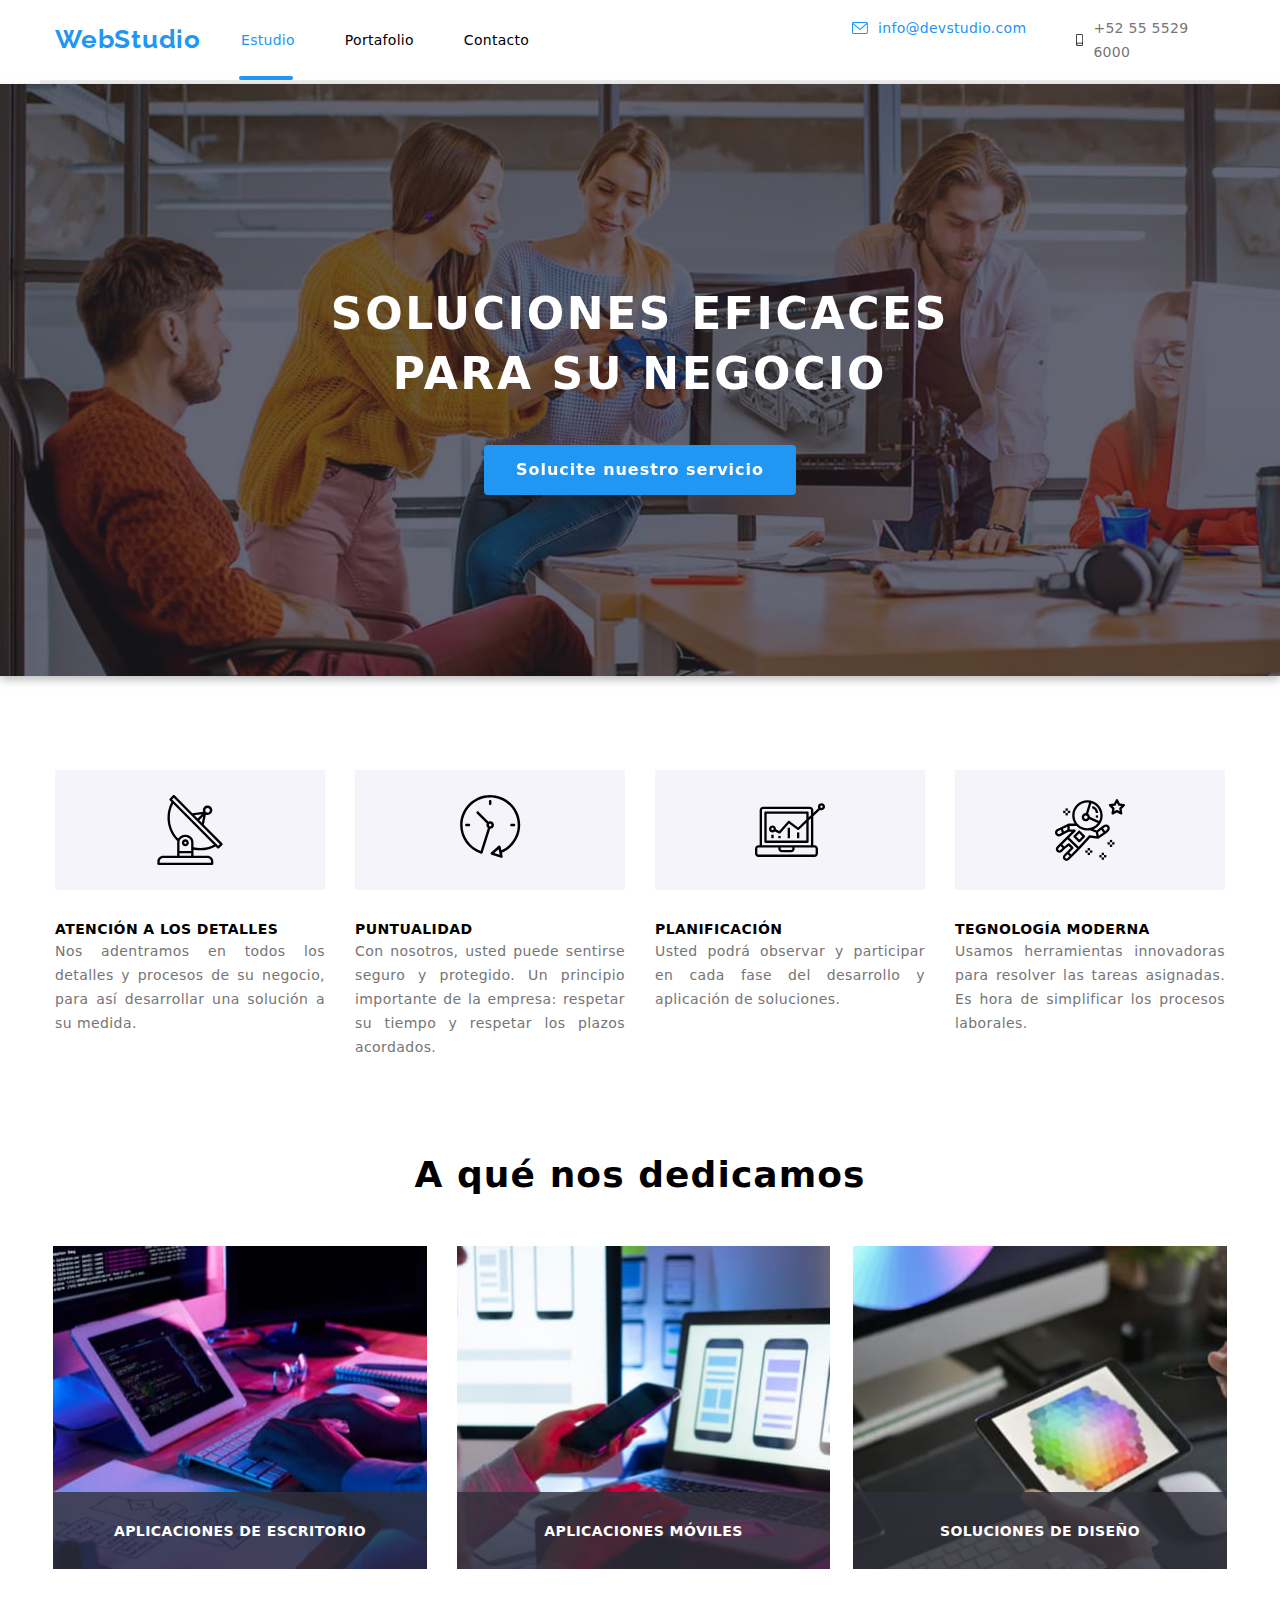
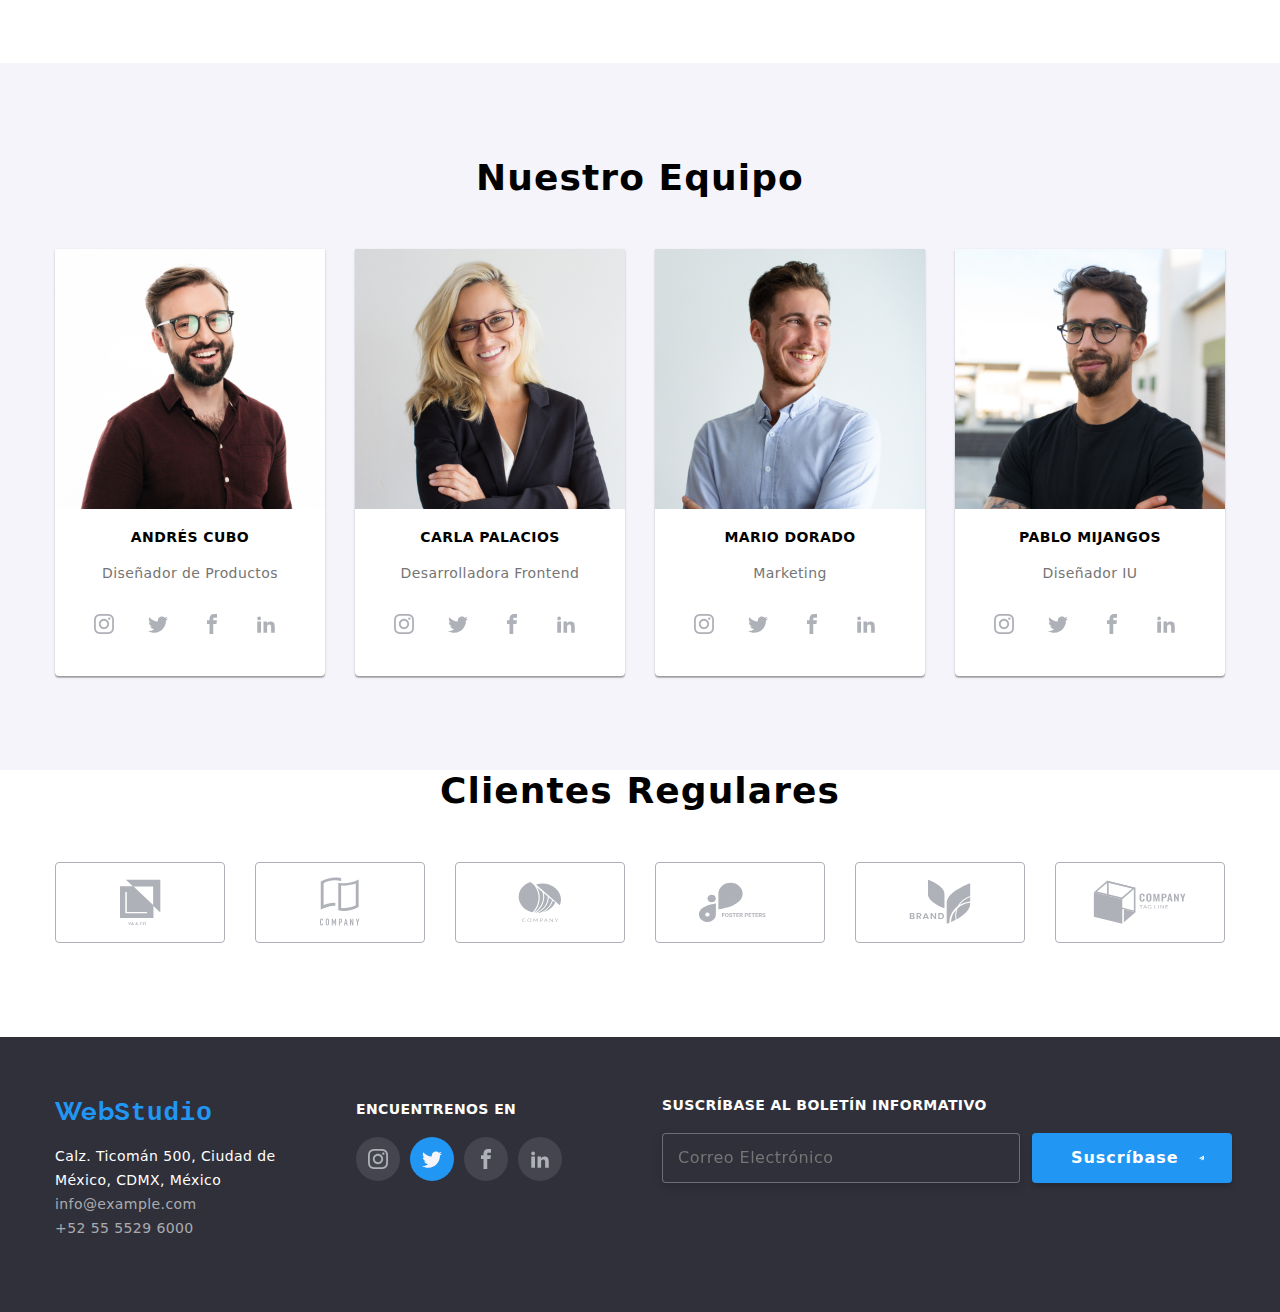
<file: index.html>
<!DOCTYPE html>
<html lang="en">


<head>
    <meta charset="UTF-8">
    <meta http-equiv="X-UA-Compatible" content="IE=edge">
    <meta name="viewport" content="width=device-width, initial-scale=1.0">
    <title>Principal</title>
    <link rel="stylesheet" href="./css/styles.css">
    <link rel="stylesheet" href="./css/modern-normalize.css">
    <link rel="preconnect" href="https://fonts.googleapis.com">
    <link rel="preconnect" href="https://fonts.gstatic.com" crossorigin>
    <link
        href="https://fonts.googleapis.com/css2?family=Raleway:wght@700&family=Roboto:wght@400;500;700;900&display=swap"
        rel="stylesheet">

</head>

<body>
    <header>
        <div class="container principal-cabezera">
            <section class="cabezera">
                <nav class="cont-nav">
                    <a class="link-web" href="http://webstudio.com.bo/" target="_blank"
                        title="Ir a pagina">WebStudio</a>
                    <!-- La navegación а otros sitios -->
                    <ul class="link-nav card__index">
                        <li class="current">
                            <a href="./index.html">Estudio</a>
                        </li>
                        <li>
                            <a href="./portfolio.html">Portafolio</a>
                        </li>
                        <li>
                            <a href="#">Contacto</a>
                        </li>
                    </ul>
                    <!-- target="_blank" Este atribito o etiqueta no regideriona a otra pagina cuando hacemos click sobre algun tipo en especifico del texto -->
                    <!-- title="" Nos pone una descripción cuando pones el cursor sobre algun texto o algo en especifico -->
                </nav>

                <ul class="link-cont">
                    <li>
                        <a class="email" href="mailto:info@devstudio.com">
                            <svg class="icons-header" width="70" height="70">
                                <use href="./images/icons.svg#icon-mail"></use>
                            </svg>info@devstudio.com</a>
                    </li>
                    <li>
                        <a class="contacto" href="tel:+525555296000">
                            <svg class="icons-header2" width="70" height="70">
                                <use href="./images/icons.svg#icon-telfono-inteligente"></use>
                            </svg>+52 55 5529 6000</a>
                    </li>
                </ul>
            </section>
        </div>
    </header>

    <main>
        <!-- Contenedor del titulo Principal -->
        <section class="conten-prin">
            <h1 class="title">SOLUCIONES EFICACES PARA SU NEGOCIO</h1>
            <button class="boton" type="button" data-modal-open>Solucite nuestro servicio</button>
        </section>
        <div class="backdrop is-hidden" data-modal>
            <div class="modal">
                <button class="button-modal-close" type="button" data-modal-close>
                    <svg class="icons-close" width="11" height="11">
                        <use href="./images/icons.svg#icon-close"></use>
                    </svg>
                </button>
                <h3 class="title-modal">Deje sus datos, nos contactaremos con usted</h3>
                <form class="formu" name="Conocer al cliente" autocomplete="off" novalidate>
                    <div class="form-modal">
                        <label class="tex-modal" for="nombre">Nombre</label>
                        <input class="modal-datos" type="text" name="nombre" id="nombre">
                        <div class="form-icons">
                            <svg class="icons-form" width="12" height="12">
                                <use href="./images/icons.svg#icon-contacto"></use>
                            </svg>
                        </div>
                    </div>
                    <div class="form-modal">
                        <label class="tex-modal" for="numero">Teléfono</label>
                        <input class="modal-datos" type="tel" name="numero" id="numero">
                        <div class="form-icons">
                            <svg class="icons-form" width="13" height="13">
                                <use href="./images/icons.svg#icon-telefono"></use>
                            </svg>
                        </div>
                    </div>
                    <div class="form-modal">
                        <label class="tex-modal" for="correo">E-mail</label>
                        <input class="modal-datos" type="text" name="correo" id="correo">
                        <div class="form-icons">
                            <svg class="icons-form" width="15" height="12">
                                <use href="./images/icons.svg#icon-correo"></use>
                            </svg>
                        </div>
                    </div>
                    <div class="form-modal-comen">
                        <label class="tex-modal" for="ideas">Comentarios</label>
                        <textarea class="modal-coment" type="text" name="ideas" id="ideas"
                            placeholder="Introduzca el texto"></textarea>
                    </div>
                    <div class="form-modal-check">
                        <label class="descrip" for="verificar">
                            <input class="checkbox" type="checkbox">
                            <p class="descrip">Estoy de acuerdo con el boletín informativo y acepto los Términos y
                                Condiciones</p>
                        </label>
                    </div>
                    <button class="submit" type="submit">Enviar</button>
                </form>
            </div>
        </div>
        <!-- Contenedor de la descripción -->
        <div class="section">
            <section class="container principal-detalles">
                <ul>
                    <li class="lis-detalle">
                        <div class="images-vect">
                            <svg class="icons-detalle" width="70" height="70">
                                <use href="./images/icons.svg#icon-antena"></use>
                            </svg>
                        </div>
                        <h3 class="principal-title">ATENCIÓN A LOS DETALLES</h3>
                        <P class="principal-text">Nos adentramos en todos los detalles y procesos de su negocio,
                            para así desarrollar una solución a su medida.</P>
                    </li>
                    <li class="lis-detalle">
                        <div class="images-vect">
                            <svg class="icons-detalle" width="70" height="70">
                                <use href="./images/icons.svg#icon-reloj"></use>
                            </svg>
                        </div>
                        <h3 class="principal-title">PUNTUALIDAD</h3>
                        <P class="principal-text">Con nosotros, usted puede sentirse seguro y protegido. Un
                            principio
                            importante de la empresa: respetar su tiempo y
                            respetar los plazos acordados.</P>
                    </li>
                    <li class="lis-detalle">
                        <div class="images-vect">
                            <svg class="icons-detalle" width="70" height="70">
                                <use href="./images/icons.svg#icon-diagrama"></use>
                            </svg>
                        </div>
                        <h3 class="principal-title">PLANIFICACIÓN</h3>
                        <P class="principal-text">Usted podrá observar y participar en cada fase del desarrollo y
                            aplicación de soluciones.</P>
                    </li>
                    <li class="lis-detalle1">
                        <div class="images-vect">
                            <svg class="icons-detalle" width="70" height="70">
                                <use href="./images/icons.svg#icon-astronauta"></use>
                            </svg>
                        </div>
                        <h3 class="principal-title">TEGNOLOGÍA MODERNA</h3>
                        <P class="principal-text">Usamos herramientas innovadoras para resolver las tareas
                            asignadas. Es
                            hora de simplificar los procesos laborales.</P>
                    </li>
                </ul>
            </section>
            <!-- Imagen a lo que se dedican -->
            <section class="container cont-img">
                <h2 class="title-pg-principal">A qué nos dedicamos</h2>
                <ul class="list-img">
                    <li class="images-detalle">
                        <img class="image-prin-detalle" src="./images/imagen1.jpg" alt="Aplicaciones de escritorio"
                            width="373">
                        <p>APLICACIONES DE ESCRITORIO</p>
                    </li>
                    <li class="images-detalle1">
                        <img class="image-prin-detalle" src="./images/imagen2.jpg" alt="Aplicaciones de escritorio"
                            width="373">
                        <p>APLICACIONES MÓVILES</p>
                    </li>
                    <li class="images-detalle">
                        <img class="image-prin-detalle" src="./images/imagen3.jpg" alt="Aplicaciones de escritorio"
                            width="373">
                        <p>SOLUCIONES DE DISEÑO</p>
                    </li>
                </ul>
            </section>

            <!-- Imagen del equpo -->
            <div class="color-equipo">
                <section class="container con-equipo">
                    <h2 class="title-pg-principal">Nuestro Equipo</h2>
                    <ul class="lis-equipo">
                        <li class="conten-img-equipo">
                            <img class="image-prin-equipo" src="./images/images2/imagen1.jpg" alt="imagen1" width="270">
                            <h3 class="principal-title-equipo">Andrés Cubo</h3>
                            <p class="principal-text-equipo">Diseñador de Productos</p>
                            <div class="container-redes-socia">
                                <a class="icons-redes" href="">
                                    <svg class="redes" width="20" height="20">
                                        <use href="./images/icons.svg#icon-instagram"></use>
                                    </svg>
                                </a>
                                <a class="icons-redes" href="">
                                    <svg class="redes" widht="20" height="20">
                                        <use href="./images/icons.svg#icon-twitter"></use>
                                    </svg>
                                </a>
                                <a class="icons-redes" href="">
                                    <svg class="redes" widht="20" height="20">
                                        <use href="./images/icons.svg#icon-facebook"></use>
                                    </svg>
                                </a>
                                <a class="icons-redes" href="">
                                    <svg class="redes" widht="20" height="20">
                                        <use href="./images/icons.svg#icon-linkedin"></use>
                                    </svg>
                                </a>
                            </div>
                        </li>

                        <li class="conten-img-equipo">
                            <img class="image-prin-equipo" src="./images/images2/imagen2.jpg" alt="Imagenes2"
                                width="270">
                            <h3 class="principal-title-equipo">Carla Palacios</h3>
                            <p class="principal-text-equipo">Desarrolladora Frontend</p>
                            <div class="container-redes-socia">
                                <a class="icons-redes" href="">
                                    <svg class="redes" widht="20" height="20">
                                        <use href="./images/icons.svg#icon-instagram"></use>
                                    </svg>
                                </a>
                                <a class="icons-redes" href="">
                                    <svg class="redes" widht="20" height="20">
                                        <use href="./images/icons.svg#icon-twitter"></use>
                                    </svg>
                                </a>
                                <a class="icons-redes" href="">
                                    <svg class="redes" widht="20" height="20">
                                        <use href="./images/icons.svg#icon-facebook"></use>
                                    </svg>
                                </a>
                                <a class="icons-redes" href="">
                                    <svg class="redes" widht="20" height="20">
                                        <use href="./images/icons.svg#icon-linkedin"></use>
                                    </svg>
                                </a>
                            </div>
                        </li>

                        <li class="conten-img-equipo">
                            <img class="image-prin-equipo" src="./images/images2/imagen3.jpg" alt="Imagenes3"
                                width="270">
                            <h3 class="principal-title-equipo">Mario Dorado</h3>
                            <p class="principal-text-equipo">Marketing</p>
                            <div class="container-redes-socia">
                                <a class="icons-redes" href="">
                                    <svg class="redes" widht="20" height="20">
                                        <use href="./images/icons.svg#icon-instagram"></use>
                                    </svg>
                                </a>
                                <a class="icons-redes" href="">
                                    <svg class="redes" widht="20" height="20">
                                        <use href="./images/icons.svg#icon-twitter"></use>
                                    </svg>
                                </a>
                                <a class="icons-redes" href="">
                                    <svg class="redes" widht="20" height="20">
                                        <use href="./images/icons.svg#icon-facebook"></use>
                                    </svg>
                                </a>
                                <a class="icons-redes" href="">
                                    <svg class="redes" widht="20" height="20">
                                        <use href="./images/icons.svg#icon-linkedin"></use>
                                    </svg>
                                </a>
                            </div>
                        </li>

                        <li class="conten-img-equipo1">
                            <img class="image-prin-equipo" src="./images/images2/imagen4.jpg" alt="Imagenes4"
                                width="270">
                            <h3 class="principal-title-equipo">Pablo Mijangos</h3>
                            <p class="principal-text-equipo">Diseñador IU</p>
                            <div class="container-redes-socia">
                                <a class="icons-redes" href="">
                                    <svg class="redes" widht="20" height="20">
                                        <use href="./images/icons.svg#icon-instagram"></use>
                                    </svg>
                                </a>
                                <a class="icons-redes" href="">
                                    <svg class="redes" widht="20" height="20">
                                        <use href="./images/icons.svg#icon-twitter"></use>
                                    </svg>
                                </a>
                                <a class="icons-redes" href="">
                                    <svg class="redes" widht="20" height="20">
                                        <use href="./images/icons.svg#icon-facebook"></use>
                                    </svg>
                                </a>
                                <a class="icons-redes" href="">
                                    <svg class="redes" widht="20" height="20">
                                        <use href="./images/icons.svg#icon-linkedin"></use>
                                    </svg>
                                </a>
                            </div>
                        </li>
                    </ul>
                </section>
            </div>

            <div class="container-clientes">
                <section class="container">
                    <h2 class="title-pg-principal">Clientes Regulares</h2>
                    <div class="container-icons-clientes">
                        <div class="icons-clientes">
                            <svg class="cliente-1" widht="41" height="46.7">
                                <use href="./images/icons.svg#icon-cliente-1"></use>
                            </svg>
                        </div>
                        <div class="icons-clientes">
                            <svg class="cliente-2" widht="41" height="46.7">
                                <use href="./images/icons.svg#icon-cliente-2"></use>
                            </svg>
                        </div>
                        <div class="icons-clientes">
                            <svg class="cliente-3" widht="41" height="46.7">
                                <use href="./images/icons.svg#icon-cliente-3"></use>
                            </svg>
                        </div>
                        <div class="icons-clientes">
                            <svg class="cliente-4" widht="41" height="46.7">
                                <use href="./images/icons.svg#icon-cliente-4"></use>
                            </svg>
                        </div>
                        <div class="icons-clientes">
                            <svg class="cliente-5" widht="41" height="46.7">
                                <use href="./images/icons.svg#icon-cliente-5"></use>
                            </svg>
                        </div>
                        <div class="icons-clientes-6">
                            <svg class="cliente-6" widht="41" height="46.7">
                                <use href="./images/icons.svg#icon-cliente-6"></use>
                            </svg>
                        </div>
                    </div>
                </section>
            </div>

        </div>
    </main>

    <footer>
        <div class="container container-footer">
            <section class="cont-footer">
                <a class="link-web-footer" href="https://taupe-melba-f719b1.netlify.app/" target="_blank"
                    title="Ir a pagina">Web<samp class="studiouno">Studio</samp></a>
                <address>
                    <ul class="link-footer">
                        <li><a class="link-map" href="https://goo.gl/maps/KDuvCetYGWwRNp6s5" target="_blank"
                                title="Ir a mapa">Calz.
                                Ticomán 500, Ciudad de México, CDMX, México</a></li>
                        <li><a class="link-con" href="mailto:info@example.com"
                                title="Enviar Correo">info@example.com</a>
                        </li>
                        <li><a class="link-con" href="tel:+525555296000">+52 55 5529 6000</a></li>
                    </ul>
                </address>
            </section>
            <div class="cont-footer-redes">
                <h3 class="title-footer">ENCUENTRENOS EN</h3>
                <div class="container-redes-footer">
                    <a class="icons-redes-footer" href="">
                        <svg class="redes" widht="20" heigh="20">
                            <use href="./images/icons.svg#icon-instagram"></use>
                        </svg>
                    </a>
                    <a class="icons-redes-footer1" href="">
                        <svg class="redes" widht="20" height="20">
                            <use href="./images/icons.svg#icon-twitter"></use>
                        </svg>
                    </a>
                    <a class="icons-redes-footer" href="">
                        <svg class="redes" widht="20" height="20">
                            <use href="./images/icons.svg#icon-facebook"></use>
                        </svg>
                    </a>
                    <a class="icons-redes-footer" href="">
                        <svg class="redes" widht="20" height="20">
                            <use href="./images/icons.svg#icon-linkedin"></use>
                        </svg>
                    </a>
                </div>
            </div>
            <form class="form-footer" name="suscripcion" autocomplete="off" novalidate>
                <div class="form-sucrib">
                    <label class="tex-for" for="correo"> SUSCRÍBASE AL BOLETÍN INFORMATIVO</label>
                    <input class="input-footer" type="correo" name="correo" id="correo"
                        placeholder="Correo Electrónico">
                </div>
                <button class="for-button" type="submit">Suscríbase
                    <svg class="icon-enviar" widht="24" height="24">
                        <use href="./images/icons.svg#icon-enviar-cono"></use>
                    </svg>
                </button>
            </form>
        </div>
    </footer>
    <script src="./js/modal.js"></script>
</body>

</html>
</file>
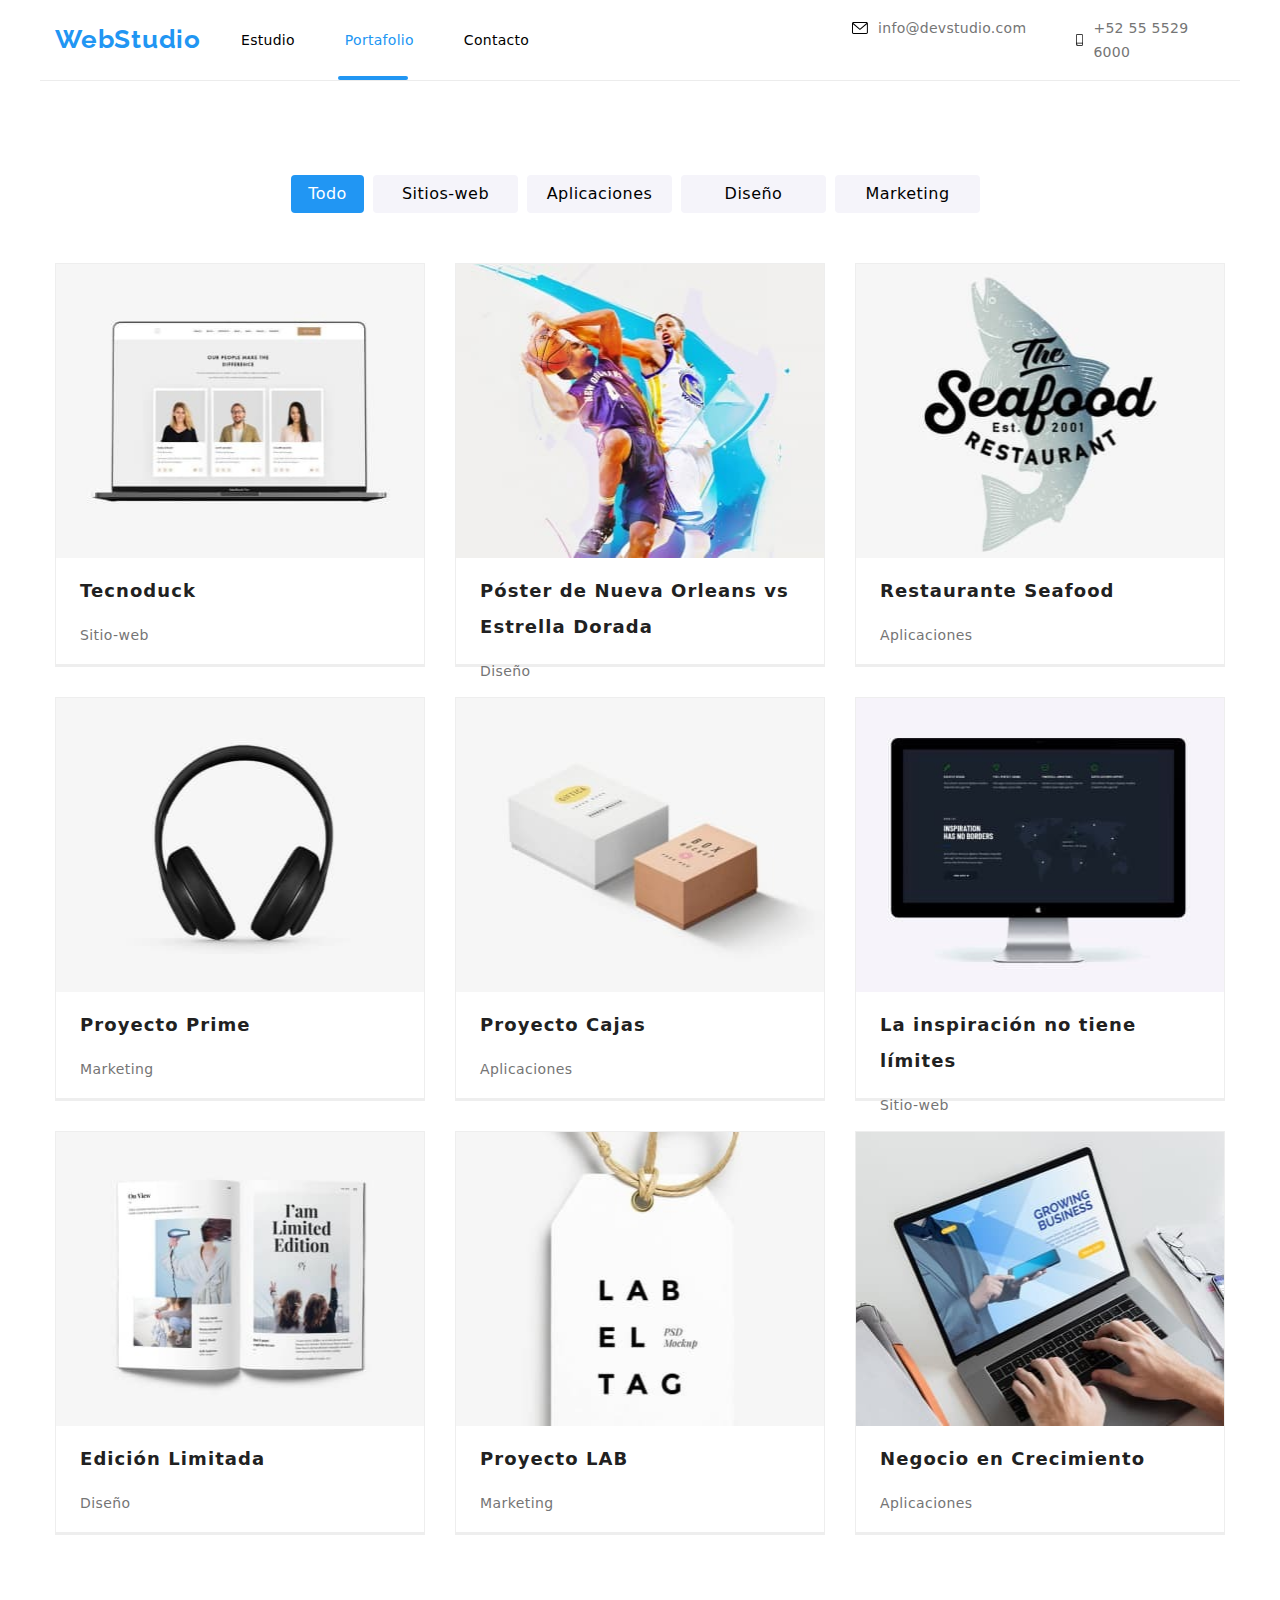
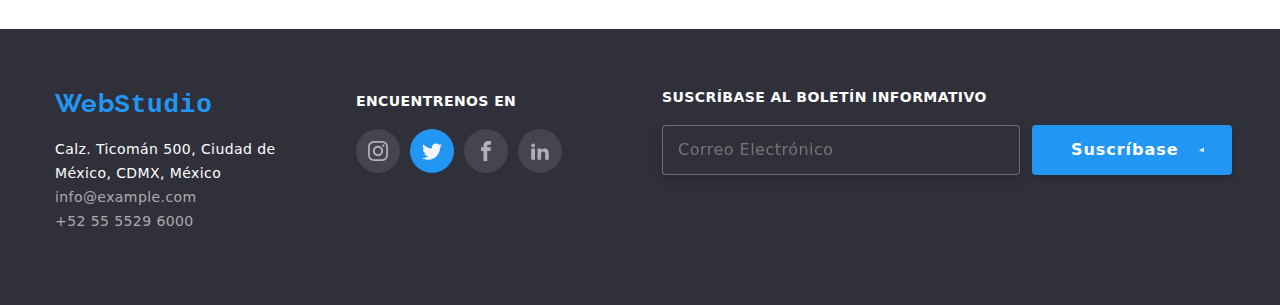
<file: portfolio.html>
<!DOCTYPE html>
<html lang="en">

<head>
    <meta charset="UTF-8">
    <meta http-equiv="X-UA-Compatible" content="IE=edge">
    <meta name="viewport" content="width=device-width, initial-scale=1.0">
    <title>Portafolio</title>
    <link rel="stylesheet" href="./css/styles.css">
    <link rel="stylesheet" href="./css/modern-normalize.css">
    <link rel="preconnect" href="https://fonts.googleapis.com">
    <link rel="preconnect" href="https://fonts.gstatic.com" crossorigin>
    <link
        href="https://fonts.googleapis.com/css2?family=Raleway:wght@700&family=Roboto:wght@400;500;700;900&display=swap"
        rel="stylesheet">
</head>

<body>
    <header>
        <div class="container portafolio-cabezera">
            <section class="cabezera">
                <nav class="cont-nav">
                    <a class="link-web" href="http://webstudio.com.bo/" target="_blank"
                        title="Ir a pagina">WebStudio</a>
                    <!-- La navegación а otros sitios -->
                    <ul class="link-nav card__portafolio">
                        <li><a href="./index.html">Estudio</a></li>
                        <li class="current"><a href="./portfolio.html">Portafolio</a></li>
                        <li><a href="#">Contacto</a></li>
                    </ul>

                    <!-- target="_blank" Este atribito o etiqueta no regideriona a otra pagina cuando hacemos click sobre algun tipo en especifico del texto -->
                    <!-- title="" Nos pone una descripción cuando pones el cursor sobre algun texto o algo en especifico -->
                </nav>

                <ul class="link-cont">
                    <li>
                        <a class="email1" href="mailto:info@devstudio.com">
                            <svg class="icons-header1" width="70" height="70">
                                <use href="./images/icons.svg#icon-mail"></use>
                            </svg>info@devstudio.com</a>
                    </li>
                    <li><a class="contacto" href="tel:+525555296000">
                            <svg class="icons-header2" width="70" height="70">
                                <use href="./images/icons.svg#icon-telfono-inteligente"></use>
                            </svg>+52 55 5529 6000</a>
                    </li>
                </ul>
            </section>
        </div>
    </header>

    <main>
        <!-- Contenedor del portafolio -->
        <div class="container section">
            <section class="cuepo-portafolio">
                <!-- Contenedor de bonotes -->
                <ul class="cont-button">
                    <li class="cont-boton">
                        <button class="button1" type="button">Todo</button>
                    </li>

                    <li class="cont-boton">
                        <button class="button" type="button">Sitios-web</button>
                    </li>
                    <li class="cont-boton">
                        <button class="button" type="button">Aplicaciones</button>
                    </li>
                    <li class="cont-boton">
                        <button class="button" type="button">Diseño</button>
                    </li>
                    <li class="cont-boton">
                        <button class="button" type="button">Marketing</button>
                    </li>
                </ul>

                <!-- Contenedor de imagenes -->

                <ul class="cont-portafolio-img">
                    <li class="cont-img-portafolio">
                        <a href="#" class="link-portafolio">
                            <img class="image-por" src="./images/img_portafolio1.jpg" alt="Plano 1" width="370">
                            <p class="img-parrafo">Tecnoduck es una plataforma de distribución de coronavirus de
                                última generación.
                                Las compañías usan esta plataforma para
                                el espionaje digital y los ataques a los servidores seguros de la competencia.
                            </p>
                        </a>
                        <h2 class="portfolio-title">Tecnoduck</h2>
                        <p class="portfolio-text">Sitio-web</p>
                    </li>
                    <li class="cont-img-portafolio">
                        <a href="#" class="link-portafolio">
                            <img class="image-por" src="./images/img_portafolio2.jpg" alt="Plano 2" width="370">
                            <p class="img-parrafo">Lorem ipsum dolor sit amet, consectetur adipisicing elit. Nam
                                earum quibusdam possimus sit eligendi maiores labore tenetur, molestiae voluptatum
                                dignissimos.</p>
                        </a>
                        <h2 class="portfolio-title">Póster de Nueva Orleans vs Estrella Dorada</h2>
                        <p class="portfolio-text">Diseño</p>
                    </li>
                    <li class="cont-img-portafolio1">
                        <a href="#" class="link-portafolio">
                            <img class="image-por" src="./images/img_portafolio3.jpg" alt="Plano 3" width="370">
                            <p class="img-parrafo">Lorem ipsum dolor sit amet, consectetur adipisicing elit. Iure
                                culpa ut dolores ipsum minima excepturi, sunt optio aperiam velit incidunt.</p>
                        </a>
                        <h2 class="portfolio-title">Restaurante Seafood</h2>
                        <p class="portfolio-text">Aplicaciones</p>
                    </li>
                    <li class="cont-img-portafolio">
                        <a href="#" class="link-portafolio">
                            <img class="image-por" src="./images/img_portafolio4.jpg" alt="Plano 4" width="370">
                            <p class="img-parrafo">Lorem ipsum dolor sit amet consectetur adipisicing elit. Impedit
                                animi reprehenderit iure, iusto voluptatum facere quibusdam aspernatur tempora
                                consectetur</p>
                        </a>
                        <h2 class="portfolio-title">Proyecto Prime</h2>
                        <p class="portfolio-text">Marketing</p>
                    </li>
                    <li class="cont-img-portafolio">
                        <a href="#" class="link-portafolio">
                            <img class="image-por" src="./images/img_portafolio5.jpg" alt="Plano 5" width="370">
                            <p class="img-parrafo">Tecnoduck es una plataforma de distribución de coronavirus de
                                última generación.
                                Las compañías usan esta plataforma para
                                el espionaje digital y los ataques a los servidores seguros de la competencia.
                            </p>
                        </a>
                        <h2 class="portfolio-title">Proyecto Cajas</h2>
                        <p class="portfolio-text">Aplicaciones</p>
                    </li>
                    <li class="cont-img-portafolio1">
                        <a href="#" class="link-portafolio">
                            <img class="image-por" src="./images/img_portafolio6.jpg" alt="Plano 6" width="370">
                            <p class="img-parrafo">Tecnoduck es una plataforma de distribución de coronavirus de
                                última generación.
                                Las compañías usan esta plataforma para
                                el espionaje digital y los ataques a los servidores seguros de la competencia.
                            </p>
                        </a>
                        <h2 class="portfolio-title">La inspiración no tiene límites</h2>
                        <p class="portfolio-text">Sitio-web</p>
                    </li>
                    <li class="cont-img-portafolio2">
                        <a href="#" class="link-portafolio">
                            <img class="image-por" src="./images/img_portafolio7.jpg" alt="Plano 7" width="370">
                            <p class="img-parrafo">Tecnoduck es una plataforma de distribución de coronavirus de
                                última generación.
                                Las compañías usan esta plataforma para
                                el espionaje digital y los ataques a los servidores seguros de la competencia.
                            </p>
                        </a>
                        <h2 class="portfolio-title">Edición Limitada</h2>
                        <p class="portfolio-text">Diseño</p>
                    </li>
                    <li class="cont-img-portafolio2">
                        <a href="#" class="link-portafolio">
                            <img class="image-por" src="./images/img_portafolio8.jpg" alt="Plano 8" width="370">
                            <p class="img-parrafo">Tecnoduck es una plataforma de distribución de coronavirus de
                                última generación.
                                Las compañías usan esta plataforma para
                                el espionaje digital y los ataques a los servidores seguros de la competencia.
                            </p>
                        </a>
                        <h2 class="portfolio-title">Proyecto LAB</h2>
                        <p class="portfolio-text">Marketing</p>
                    </li>
                    <li class="cont-img-portafolio3">
                        <a href="#" class="link-portafolio">
                            <img class="image-por" src="./images/img_portafolio9.jpg" alt="Plano 9" width="370">
                            <p class="img-parrafo">Tecnoduck es una plataforma de distribución de coronavirus de
                                última generación.
                                Las compañías usan esta plataforma para
                                el espionaje digital y los ataques a los servidores seguros de la competencia.
                            </p>
                        </a>
                        <h2 class="portfolio-title">Negocio en Crecimiento</h2>
                        <p class="portfolio-text">Aplicaciones</p>
                    </li>
                </ul>
            </section>
        </div>
    </main>

    <footer>
        <div class="container container-footer">
            <section class="cont-footer">
                <a class="link-web-footer" href="https://taupe-melba-f719b1.netlify.app/" target="_blank"
                    title="Ir a pagina">Web<samp class="studiouno">Studio</samp></a>
                <address>
                    <ul class="link-footer">
                        <li><a class="link-map" href="https://goo.gl/maps/KDuvCetYGWwRNp6s5" target="_blank"
                                title="Ir a mapa">Calz.
                                Ticomán 500, Ciudad de México, CDMX, México</a></li>
                        <li><a class="link-con" href="mailto:info@example.com"
                                title="Enviar Correo">info@example.com</a>
                        </li>
                        <li><a class="link-con" href="tel:+525555296000">+52 55 5529 6000</a></li>
                    </ul>
                </address>
            </section>
            <div class="cont-footer-redes">
                <h3 class="title-footer">ENCUENTRENOS EN</h3>
                <div class="container-redes-footer">
                    <a class="icons-redes-footer" href="">
                        <svg class="redes" widht="20" heigh="20">
                            <use href="./images/icons.svg#icon-instagram"></use>
                        </svg>
                    </a>
                    <a class="icons-redes-footer1" href="">
                        <svg class="redes" widht="20" height="20">
                            <use href="./images/icons.svg#icon-twitter"></use>
                        </svg>
                    </a>
                    <a class="icons-redes-footer" href="">
                        <svg class="redes" widht="20" height="20">
                            <use href="./images/icons.svg#icon-facebook"></use>
                        </svg>
                    </a>
                    <a class="icons-redes-footer" href="">
                        <svg class="redes" widht="20" height="20">
                            <use href="./images/icons.svg#icon-linkedin"></use>
                        </svg>
                    </a>
                </div>
            </div>
            <form class="form-footer" name="suscripcion" autocomplete="off" novalidate>
                <div class="form-sucrib">
                    <label class="tex-for" for="correo"> SUSCRÍBASE AL BOLETÍN INFORMATIVO</label>
                    <input class="input-footer" type="correo" name="correo" id="correo"
                        placeholder="Correo Electrónico">
                </div>
                <button class="for-button" type="submit">Suscríbase
                    <svg class="icon-enviar" widht="24" height="24">
                        <use href="./images/icons.svg#icon-enviar-cono"></use>
                    </svg>
                </button>
            </form>
        </div>
    </footer>
</body>

</html>
</file>
<file: css/styles.css>
body {
    font-family: 'Roboto', 'Arial', sans-serif;
    Background: #ffffff;
    margin: 0%;
}

:root {
    --var-color-text: #757575;
    --var-color-fondo-hover-focus: #2196F3;
    --var-colo-text-hover-focus: #FFFFFF;
    --var-color-fondo: #2F303A;
    --var-color-fondo1: #F5F4FA;
}

.container {
    width: 1200px;
    margin-left: 15px;
    margin-right: 15px;
    margin: 0 auto;
}

.section {
    margin: 0 auto;
    padding-bottom: 94px;
    padding-top: 94px;
    /* background: #2196F3; */
}


/* En esta posición trabajamos en el header */

header {
    background: #FFFFFF;
}

.principal-cabezera {
    border-bottom: 4px solid #ECECEC;
}

.portafolio-cabezera {
    border-bottom: 1px solid #ECECEC;
}

.cabezera {
    height: 80px;
    display: flex;
}

.cont-nav {
    display: flex;
    padding-left: 15px;
}

.link-web {
    text-decoration: none;
    margin: auto;

    font-family: 'Raleway';
    font-style: normal;
    font-weight: 700;
    font-size: 26px;
    line-height: 1.15em;
    text-align: right;
    letter-spacing: 0.03em;
    color: #2196F3;
}

.card__index::after {
    content: "";
    position: absolute;
    width: 54px;
    height: 4px;
    top: 48px;
    left: 38px;
    border-radius: 2px;
    background-color: #2196F3;
}

.card__portafolio::after {
    content: "";
    position: absolute;
    width: 70px;
    height: 4px;
    top: 48px;
    left: 137px;
    border-radius: 2px;
    background-color: #2196F3;
}

/* Estilos de svg */

.icons-header {
    Width: 16px;
    Height: 12px;
    margin-right: 10px;
    padding: 0px;
}

.icons-header1 {
    Width: 16px;
    Height: 12px;
    margin-right: 10px;
    padding: 0px;
}

.icons-header2 {
    Width: 10px;
    Height: 16px;
    margin-right: 10px;
    padding: 0px;
}

.email:hover,
.contacto:hover,
.email:focus,
.contacto:focus,
.email1:hover,
.email1:focus {
    fill: #2196F3;
}

.images-vect {
    display: flex;
    justify-content: center;
    align-items: center;
    width: 270px;
    height: 120px;
    background: #F5F4FA;
    margin-bottom: 30px;
}


.images-vect:hover {
    border: 2px solid var(--var-color-fondo-hover-focus);
    border-radius: 2px;
}

.images-vect:hover {
    fill: #2196F3;
}

.container-redes-socia {
    display: flex;
    justify-content: center;
    height: 44px;
    margin-top: 16px;
    padding: 0px;
    margin: 0 auto;
    margin-top: 16px;
}

.container-redes-footer {
    display: flex;
    justify-content: center;
    height: 44px;
    margin-top: 16px;
    padding: 0px;
    margin: 0 auto;
    margin-top: 16px;
}

.icons-redes {
    border-radius: 50%;
    height: 44px;
    margin-right: 10px;
    padding: 12px;
    fill: #afb1b8;
    margin-bottom: 0px;
}

.icons-redes-footer {
    border-radius: 50%;
    height: 44px;
    margin-right: 10px;
    padding: 12px;
    background: rgba(255, 255, 255, 0.1);
    fill: #afb1b8;
    margin-bottom: 0px;
}

.icons-redes-footer1 {
    border-radius: 50%;
    height: 44px;
    margin-right: 10px;
    padding: 12px;
    background: #2196F3;
    fill: #F5F4FA;
    margin-bottom: 0px;
}

.icons-redes:hover,
.icons-redes-footer:hover,
.icons-redes-footer1:hover,
.icons-redes:focus,
.icons-redes-footer:focus,
.icons-redes-footer1:focus {
    background: #2196F3;
    fill: #F5F4FA;
}

.redes {
    width: 20px;
    height: 20px;
}

section.container-clientes {
    display: flex;
    flex-direction: column;
    margin: 0 auto;
    margin-top: 59px;
}

.container-icons-clientes {
    display: flex;
    justify-content: center;
}

.icons-clientes {
    display: flex;
    justify-content: center;
    align-items: center;
    border: 1px solid #AFB1B8;
    border-radius: 4px;
    Width: 170px;
    Height: 81px;
    fill: #AFB1B8;
    margin-right: 30px;
}

.icons-clientes-6 {
    display: flex;
    justify-content: center;
    align-items: center;
    border: 1px solid #AFB1B8;
    border-radius: 4px;
    Width: 170px;
    Height: 81px;
    fill: #AFB1B8;
}

.icons-clientes:hover,
.icons-clientes-6:hover {
    fill: #2196F3;
    border: 2px solid var(--var-color-fondo-hover-focus);
    border-radius: 2px;
}

.cliente-1 {
    width: 41px;
    height: 46.7px;
}

.cliente-2 {
    width: 40px;
    height: 52px;
}

.cliente-3 {
    width: 43.46px;
    height: 41.18px;
}

.cliente-4 {
    width: 84.44px;
    height: 40.62px;
}

.cliente-5 {
    width: 62.54px;
    height: 45.43px;
}

.cliente-6 {
    width: 93.73px;
    height: 43.93px;
}

.title-footer {
    font-style: normal;
    font-weight: 700;
    font-size: 14px;
    line-height: 1.7142em;
    letter-spacing: 0.03em;
    text-transform: uppercase;
    color: #FFFFFF;
    margin: 0 auto;
}

.cont-footer {
    margin-right: 70px;
}

/* En esta posición trabajo en la lista de navegación */
.link-nav {
    display: flex;
    list-style: none;
    margin: auto;
    position: relative;
}

.link-nav a {
    text-decoration: none;
    font-style: normal;
    color: var(--var-color-title);
    font-weight: 500;
    font-size: 14px;
    line-height: 1.7142em;
    letter-spacing: 0.02em;
    margin: auto;
    margin-right: 50px;

}

.current {
    color: var(--var-color-fondo-hover-focus);
}

.link-nav a:hover,
.link-nav a:focus,
.link-nav a:active {
    color: var(--var-color-fondo-hover-focus);
}


/* En esta ósición trabajo de la lista de contacto */

.link-cont {
    display: flex;
    list-style: none;
    margin: auto;
    padding: 0px;
    padding-left: 273px;

}

.link-cont a {
    display: flex;
    align-items: center;
    text-decoration: none;
    font-style: normal;
    font-weight: 500;
    font-size: 14px;
    line-height: 1.7142em;
    letter-spacing: 0.02em;
    color: var(--var-color-text);
    margin-right: 50px;
    padding: 0px;
}

a.email {
    color: #2196F3;
}

svg.icons-header {
    fill: #2196F3;
}



.link-cont a:hover,
.link-cont a:focus {
    color: var(--var-color-fondo-hover-focus);
}

/* Ya esta listo el header */
/* ************************************** */
/* En esta posición trabajamos en el main */
/* ************************************** */
main {
    background: var(--var-colo-text-hover-focus);
}

main li {
    list-style: none;
}

.conten-prin {
    background-image: linear-gradient(rgba(47, 48, 58, 0.4), rgba(47, 48, 58, 0.4)), url(../images/images2/Imagen.jpg);
    background-size: cover;
    filter: drop-shadow(0px 4px 4px rgba(0, 0, 0, 0.25));
    margin: auto;
    padding-top: 200px;
    padding-bottom: 181px;
}

/* Trabajo en la section del titulo principal */

.title {
    width: 696px;
    display: block;
    margin: 0 auto;
    padding: 0px;
    padding-bottom: 41px;
    font-style: normal;
    font-weight: 900;
    font-size: 44px;
    line-height: 1.363em;
    /* or 136% */

    text-align: center;
    justify-content: center;
    letter-spacing: 0.06em;
    text-transform: uppercase;

    color: #FFFFFF;
}

/* Trabajo en la seción del boton pagina Principal */
.boton {
    /* Centrar boton */
    display: flex;
    margin: 0 auto;
    align-items: center;
    justify-content: center;
    background: #2196F3;
    color: #FFFFFF;
    padding-top: 10px;
    padding-left: 32px;
    padding-right: 32px;
    padding-bottom: 10px;

    /* Le damos estilo a las letras  */
    font-family: inherit;
    font-style: normal;
    font-weight: 700;
    font-size: 16px;
    line-height: 1.875em;
    letter-spacing: 0.06em;
    cursor: pointer;
    border-radius: 4px;
    border: none;
}

.boton:hover,
.boton:focus,
.boton:active {
    box-shadow: 0px 4px 4px rgba(0, 0, 0, 0.15);
}

.principal-detalles {
    padding: 0px;
    margin: 0 auto;
}

.principal-detalles ul {
    display: flex;
    justify-content: center;
    margin: 0 auto;
    padding: 0px;
}

.lis-detalle {
    margin-right: 30px;
}

.principal-title {
    font-style: normal;
    font-weight: 700;
    font-size: 14px;
    line-height: 1.428em;
    letter-spacing: 0.03em;
    text-transform: uppercase;
    margin: 0 auto;
    color: var(--var-color-title);
}

.principal-text {
    width: 270px;
    margin: auto;
    font-size: 14px;
    text-align: justify;
    line-height: 1.71em;
    /* or 171% */
    letter-spacing: 0.03em;
    color: var(--var-color-text);
}

.principal-title-equipo {
    font-style: normal;
    font-weight: 700;
    font-size: 14px;
    text-align: center;
    line-height: 1.428em;
    letter-spacing: 0.03em;
    text-transform: uppercase;
    color: var(--var-color-title);
}

/* Aplicamos hover para los titulos */
.title:hover,
.principal-title:hover,
.principal-title:hover,
.principal-text:hover,
.principal-text:active,
.title-pg-principal:hover,
.principal-title-equipo:hover,
.principal-text-equipo:hover,
.portfolio-title:hover,
.portfolio-text:hover,
.images-detalle p:hover,
.images-detalle1 p:hover,
.title-footer:hover {
    text-decoration: underline var(--var-color-fondo-hover-focus) 1px;
}

.principal-text-equipo {
    margin: auto;
    font-size: 14px;
    text-align: center;
    line-height: 1.71em;
    /* or 171% */
    letter-spacing: 0.03em;
    color: var(--var-color-text);
}

/* Centramos las imagenes en la pagina principal */
.cont-img {
    display: flex;
    flex-wrap: wrap;
    justify-content: center;
    margin: auto;
    padding-top: 94px;
    padding-bottom: 94px;
}

/* Trabajamos en los titulos del cuerpo h2 */
.title-pg-principal {
    margin: auto;
    padding-bottom: 50px;
    font-style: normal;
    font-weight: 700;
    font-size: 36px;
    line-height: 1.166em;
    text-align: center;
    letter-spacing: 0.03em;
    color: var(--var-color-title);
}

.list-img {
    display: flex;
    margin: 0px;
    padding: 0px;
}

.images-detalle1 {
    width: 373.16px;
    height: 323.7px;
    margin-left: 30.26px;
    margin-right: 23.42px;

    position: relative;
    overflow: hidden;
    display: flex;
    justify-content: center;
}

.images-detalle {
    width: 373.16px;
    height: 323.7px;

    position: relative;
    overflow: hidden;
    display: flex;
    justify-content: center;

}

.images-detalle p {
    font-style: normal;
    font-weight: 700;
    font-size: 14px;
    line-height: 1.7142em;
    text-align: center;
    letter-spacing: 0.03em;
    text-transform: uppercase;
    color: #FFFFFF;

    position: absolute;
    top: 0%;
    width: 373.16px;
    padding-top: 27px;
    padding-bottom: 27px;
    background: rgba(47, 48, 58, 0.8);
    margin: auto;
    margin-top: 66%;
}

.images-detalle1 p {
    font-style: normal;
    font-weight: 700;
    font-size: 14px;
    line-height: 1.7142em;
    text-align: center;
    letter-spacing: 0.03em;
    text-transform: uppercase;
    color: #FFFFFF;

    position: absolute;
    top: 0%;
    width: 373.16px;
    padding-top: 27px;
    padding-bottom: 27px;
    background: rgba(47, 48, 58, 0.8);
    margin: auto;
    margin-top: 66%;
}

.images-detalle p:hover,
.images-detalle1 p:hover {
    border: 2px solid var(--var-color-fondo-hover-focus);
    border-radius: 2px;
}

.image-prin-detalle {
    width: 373.16px;
    height: 323.7px;
}

.image-prin-detalle:hover,
.image-prin-equipo:hover {
    border: 2px solid var(--var-color-fondo-hover-focus);
    border-radius: 2px;
}

/* Trabajo en la section de nuestro equipo */
.color-equipo {
    background: var(--var-color-fondo1);
}

.con-equipo {
    display: flex;
    flex-wrap: wrap;
    padding-bottom: 94px;
    padding-top: 94px;
}

.lis-equipo {
    display: flex;
    margin: auto;
    padding: 0px
}

.conten-img-equipo {
    background: #FFFFFF;
    margin-right: 30px;
    padding-bottom: 30px;

    box-shadow: 0px 1px 3px rgba(0, 0, 0, 0.12), 0px 1px 1px rgba(0, 0, 0, 0.14), 0px 2px 1px rgba(0, 0, 0, 0.2);
    border-radius: 0px 0px 4px 4px;
}

.conten-img-equipo1 {
    background: #FFFFFF;
    margin: 0 auto;
    box-shadow: 0px 1px 3px rgba(0, 0, 0, 0.12), 0px 1px 1px rgba(0, 0, 0, 0.14), 0px 2px 1px rgba(0, 0, 0, 0.2);
    border-radius: 0px 0px 4px 4px;
}

.image-prin-equipo {
    width: 270px;
    height: 260px;
}

/* Trabajamos en el portafolio */
.cuepo-portafolio {
    margin: 0 auto;
    padding: 0px;
}

/* Trabajo en la seción del boton pagina Portafolio */
.cont-button {
    display: flex;
    align-items: center;
    justify-content: center;
    margin: auto;
    padding: 0px;
    padding-bottom: 50px;
}

.button1 {
    width: 73px;
    height: 38px;
    margin-right: 9px;

    font-family: inherit;
    font-style: normal;
    font-weight: 500;
    font-size: 16px;
    line-height: 1.625em;
    text-align: center;
    letter-spacing: 0.03em;
    color: var(--var-colo-text-hover-focus);
    border: none;
    border-radius: 4px;
    Background: var(--var-color-fondo-hover-focus);
}

.button {
    width: 145px;
    height: 38px;
    margin-right: 9px;
    background: var(--var-color-fondo1);

    font-family: inherit;
    font-style: normal;
    font-weight: 500;
    font-size: 16px;
    line-height: 1.625em;
    border: none;
    border-radius: 4px;
    /* identical to box height, or 162% */
    text-align: center;
    letter-spacing: 0.03em;
}

.button:hover,
.button:focus,
.button:active,
.button1:hover,
.button1:focus,
.button1:active {
    cursor: pointer;
    background: var(--var-color-fondo-hover-focus);
    color: var(--var-colo-text-hover-focus);
    box-shadow: 0px 3px 1px rgba(0, 0, 0, 0.1), 0px 1px 2px rgba(0, 0, 0, 0.08), 0px 2px 2px rgba(0, 0, 0, 0.12);
}

.cont-portafolio-img {
    margin: 0 auto;
    padding: 0px;
    display: flex;
    flex-wrap: wrap;
    justify-content: center;
}

.cont-img-portafolio {
    width: 370px;
    height: 404px;
    margin-right: 30px;
    margin-bottom: 30px;
    border: 1px solid #EEEEEE;
    border-bottom: 3px solid #EEEEEE;
    cursor: pointer;
}

.cont-img-portafolio1 {
    width: 370px;
    height: 404px;
    margin-bottom: 30px;
    border: 1px solid #EEEEEE;
    border-bottom: 3px solid #EEEEEE;
    cursor: pointer;
}

.cont-img-portafolio2 {
    width: 370px;
    height: 404px;
    margin-right: 30px;
    border: 1px solid #EEEEEE;
    border-bottom: 3px solid #EEEEEE;
    cursor: pointer;
}

.cont-img-portafolio3 {
    width: 370px;
    height: 404px;
    border: 1px solid #EEEEEE;
    border-bottom: 3px solid #EEEEEE;
    cursor: pointer;
}

.cont-img-portafolio:hover,
.cont-img-portafolio1:hover,
.cont-img-portafolio2:hover,
.cont-img-portafolio3:hover {
    background: #FFFFFF;
    box-shadow: 0px 1px 1px rgba(0, 0, 0, 0.12), 0px 4px 4px rgba(0, 0, 0, 0.06), 1px 4px 6px rgba(0, 0, 0, 0.16);
}

.link-portafolio {
    position: relative;
    overflow: hidden;
    display: flex;
    justify-content: center;
}

.image-por {
    width: 370px;
    height: 294px;
    padding-right: 1px;
}

.img-parrafo {
    width: 370px;
    height: 294px;
    font-style: normal;
    font-weight: 400;
    font-size: 18px;
    line-height: 1.55em;
    letter-spacing: 0.03em;
    color: #FFFFFF;
    position: absolute;
    text-align: justify;
    padding: 64px 24px;
    margin: 0 auto;
    background-color: rgba(33, 150, 243, 0.9);
    top: 294px;
    opacity: cubic-bezier(0.4, 0, 0.2, 1), visibility cubic-bezier(0.4, 0, 0.2, 1);
    transition-duration: 250ms;
}

.link-portafolio:hover>.img-parrafo {
    top: 0px;
}

/* Trabajamos en los titulos del cuerpo h3 */
.portfolio-title {
    margin-left: 24px;
    margin-right: 24px;
    font-style: normal;
    font-weight: 700;
    font-size: 18px;
    line-height: 2em;
    color: #212121;
    /* identical to box height, or 200% */
    letter-spacing: 0.06em;
}

.portfolio-text {
    margin-left: 24px;
    margin-right: 24px;
    font-size: 14px;
    line-height: 1.71em;
    letter-spacing: 0.03em;
    color: var(--var-color-text);
}

/* En esta posición trabajamos en el footer */

footer {
    background: var(--var-color-fondo);
}

.container-footer {
    display: flex;
    padding-left: 15px;
    padding-right: 15px;
    padding-top: 60px;
    padding-bottom: 60px;
}

.link-web-footer {
    text-decoration: none;
    font-family: 'Raleway';
    font-style: normal;
    font-weight: 700;
    font-size: 26px;
    line-height: 1.15em;
    color: #2196F3;
    /* identical to box height */
    letter-spacing: 0.03em;
}

.link-footer {
    list-style: none;
    font-style: normal;
    padding: 0%;
    width: 231px;
    height: 92px;
}

.link-footer a:hover,
.link-footer a:focus {
    color: var(--var-color-fondo-hover-focus);
}

.link-footer a {
    text-decoration: none;
    font-style: normal;

}

.link-map {
    font-style: normal;
    font-weight: 400;
    font-size: 14px;
    line-height: 1.7142em;
    /* or 171% */
    letter-spacing: 0.03em;
    color: #FFFFFF;
}

.link-con {
    font-style: normal;
    font-weight: 400;
    font-size: 14px;
    line-height: 1.7142em;
    ;
    /* or 171% */
    letter-spacing: 0.03em;
    color: rgba(255, 255, 255, 0.6);
}


/* Trabajamos en el Modal */
.backdrop {
    position: fixed;
    top: 0;
    left: 0;
    width: 100vw;
    height: 100vh;
    background-color: rgba(0, 0, 0, 0.2);
    opacity: 1;
    opacity: 1;
    visibility: visible;
    transition: opacity 250ms cubic-bezier(0.4, 0, 0.2, 1), visibility 250ms cubic-bezier(0.4, 0, 0.2, 1);
    display: flex;
    z-index: 1;
}

.backdrop.is-hidden {
    opacity: 0;
    visibility: hidden;
    pointer-events: none;
}

.modal {
    background: #ffffff;
    box-shadow: 0px 1px 3px rgba(0, 0, 0, 0.12), 0px 1px 1px rgba(0, 0, 0, 0.14),
        0px 2px 1px rgba(0, 0, 0, 0.2);
    border-radius: 4px;
    width: 528px;
    height: 600px;
    margin: auto;
    opacity: 1;
    opacity: 1;
    visibility: visible;
    transition: transform 250ms cubic-bezier(0.4, 0, 0.2, 1);
    transition: opacity 250ms cubic-bezier(0.4, 0, 0.2, 1), visibility 250ms cubic-bezier(0.4, 0, 0.2, 1);
}

.button-modal-close {
    position: relative;
    width: 30px;
    height: 30px;
    left: 492px;
    margin-top: 8px;
    border-radius: 50%;
    border: 1px solid rgba(0, 0, 0, 0.1);
    background: #ffffff;
    cursor: pointer;
    color: #000000;
    opacity: 1;
    opacity: 1;
    visibility: visible;
    transition: opacity 250ms cubic-bezier(0.4, 0, 0.2, 1), visibility 250ms cubic-bezier(0.4, 0, 0.2, 1);
}

.button-modal-close:hover,
.button-modal-close:focus {
    fill: var(--var-color-fondo-hover-focus);
}

.formu {
    display: flex;
    flex-direction: column;
    align-items: center;
}

.form-modal {
    width: 448px;
    display: flex;
    flex-direction: column;
    margin-bottom: 10px;
}

.form-modal-comen {
    width: 448px;
    display: flex;
    flex-direction: column;
    margin-bottom: 20px;
}

.form-modal-check {
    width: 448px;
    display: flex;
    flex-direction: column;
    margin-bottom: 10px;
    padding-left: 20px;
}

.descrip {
    display: flex;
    margin: auto;
    font-style: normal;
    font-weight: 400;
    font-size: 14px;
    line-height: 1.714em;
    /* identical to box height, or 171% */
    letter-spacing: 0.03em;
    color: #757575;
}

.checkbox {
    width: 16px;
    height: 15px;
    margin-right: 8.38px;
    margin-top: 5px;
}

.submit {
    background-color: #2196F3;
    display: block;
    margin: auto;
    cursor: pointer;

    width: 200px;
    height: 50px;
    border-radius: 4px;
    border: none;

    font-style: normal;
    font-weight: 700;
    font-size: 16px;
    line-height: 1.875em;
    /* identical to box height, or 188% */
    align-items: center;
    text-align: center;
    letter-spacing: 0.06em;
    color: #FFFFFF;
}

.submit:hover {
    transition: opacity 250ms cubic-bezier(0.4, 0, 0.2, 1), visibility 250ms cubic-bezier(0.4, 0, 0.2, 1);
    box-shadow: 0px 4px 4px rgba(0, 0, 0, 0.15);
}

.title-modal {
    text-align: center;
    margin: auto;
    margin-top: 2px;
    margin-bottom: 12px;

    font-style: normal;
    font-weight: 700;
    font-size: 20px;
    line-height: 1.15em;
    text-align: center;
    letter-spacing: 0.03em;
    color: #212121;
}

.tex-modal {
    font-style: normal;
    font-weight: 400;
    font-size: 12px;
    line-height: 1.166em;
    /* identical to box height */

    letter-spacing: 0.01em;

    color: #757575;
}

.modal-datos {
    width: 448px;
    height: 40px;
    border: 1px solid rgba(33, 33, 33, 0.2);
    border-radius: 4px;
    margin-top: 4px;
    padding-left: 42px;
    cursor: pointer;

    font-style: normal;
    font-weight: 400;
    font-size: 12px;
    line-height: 1.166em;
    letter-spacing: 0.01em;
    /* color: rgba(117, 117, 117, 0.5); */
    color: rgba(33, 33, 33, 1);
}

.form-icons {
    position: relative;
}

.icons-form {
    position: absolute;
    left: 15px;
    transform: translateY(-210%);
}

.modal-datos:hover+.form-icons,
.modal-datos:focus+.form-icons {
    fill: #2196F3;
}

.modal-datos:hover {
    border-color: #2196F3;
}

.modal-coment {
    width: 448px;
    height: 120px;
    border: 1px solid rgba(33, 33, 33, 0.2);
    border-radius: 4px;
    margin: 0 auto;
    margin-top: 4px;
    padding: 12px 16px;

    font-style: normal;
    font-weight: 400;
    font-size: 12px;
    line-height: 1.166em;
    letter-spacing: 0.01em;

    color: rgba(117, 117, 117, 0.5);
}

.modal-coment:hover {
    border-color: #2196F3;
}


textarea {
    resize: none;
}

.form-footer {
    display: flex;
}

.form-sucrib {
    display: flex;
    flex-direction: column;
    margin-left: 90px;
    margin-right: 12px;
}

.for-button {
    display: flex;
    width: 200px;
    height: 50px;
    margin-top: 36px;
    padding-left: 39px;
    padding-right: 28px;
    background: #2196F3;
    box-shadow: 0px 4px 4px rgba(0, 0, 0, 0.15);
    border-radius: 4px;
    border: none;
    cursor: pointer;
    transition: opacity 250ms cubic-bezier(0.4, 0, 0.2, 1), visibility 250ms cubic-bezier(0.4, 0, 0.2, 1);

    font-style: normal;
    font-weight: 700;
    font-size: 16px;
    line-height: 1.875em;
    /* identical to box height, or 188% */
    align-items: center;
    text-align: center;
    letter-spacing: 0.06em;
    color: #FFFFFF;
    fill: #FFFFFF;
}

.input-footer {
    width: 358px;
    height: 50px;
    margin-top: 20px;
    padding: 16px 15px;

    border: 1px solid rgba(255, 255, 255, 0.3);
    filter: drop-shadow(0px 4px 4px rgba(0, 0, 0, 0.15));
    border-radius: 4px;
    background: #2F303A;
    opacity: 1;
    opacity: 1;
    visibility: visible;
    transition: opacity 250ms cubic-bezier(0.4, 0, 0.2, 1), visibility 250ms cubic-bezier(0.4, 0, 0.2, 1);


    font-style: normal;
    font-weight: 400;
    font-size: 16px;
    line-height: 1.25em;
    /* identical to box height, or 125% */
    letter-spacing: 0.03em;
    color: rgba(255, 255, 255, 0.6);
}



.tex-for {
    font-style: normal;
    font-weight: 700;
    font-size: 14px;
    line-height: 1.142em;
    letter-spacing: 0.03em;
    text-transform: uppercase;
    color: #FFFFFF;
}

.icon-enviar {
    width: 24px;
    height: 24px;
    margin: auto;
    margin-left: 20px
}
</file>
